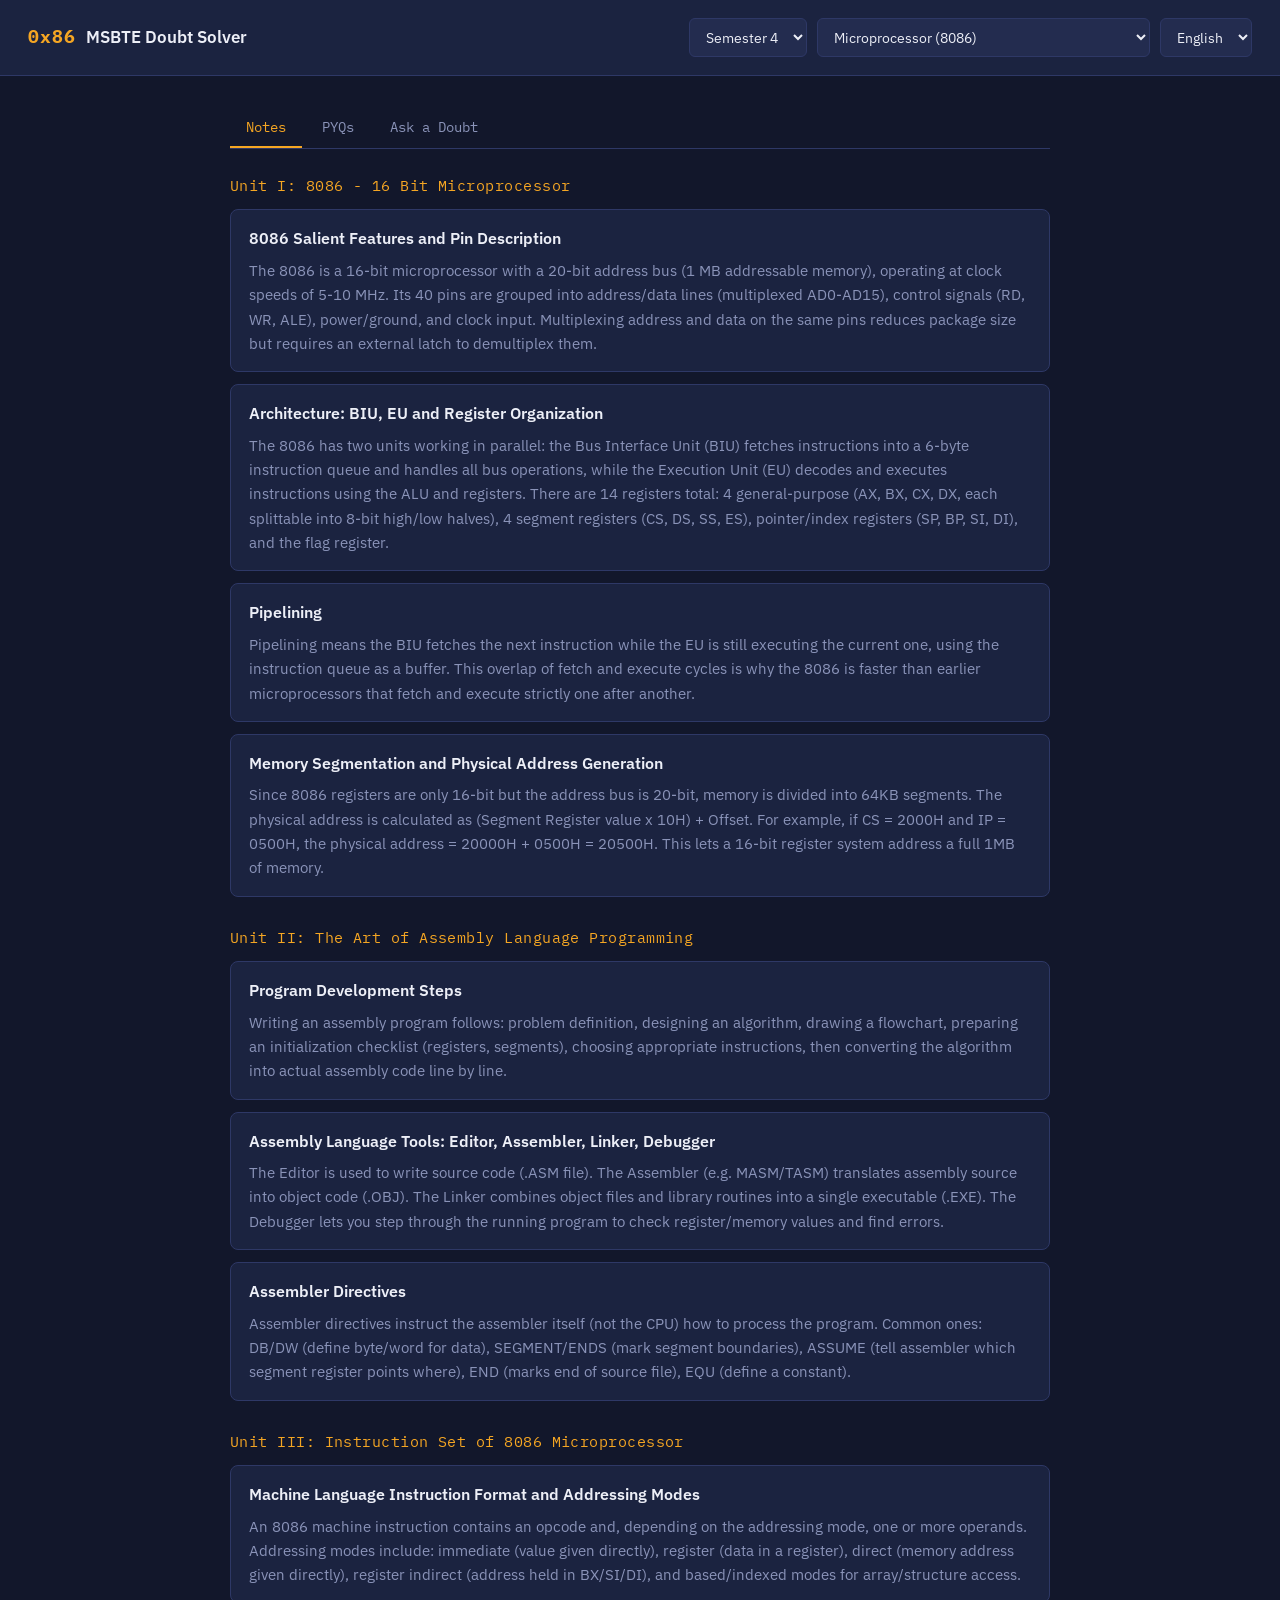
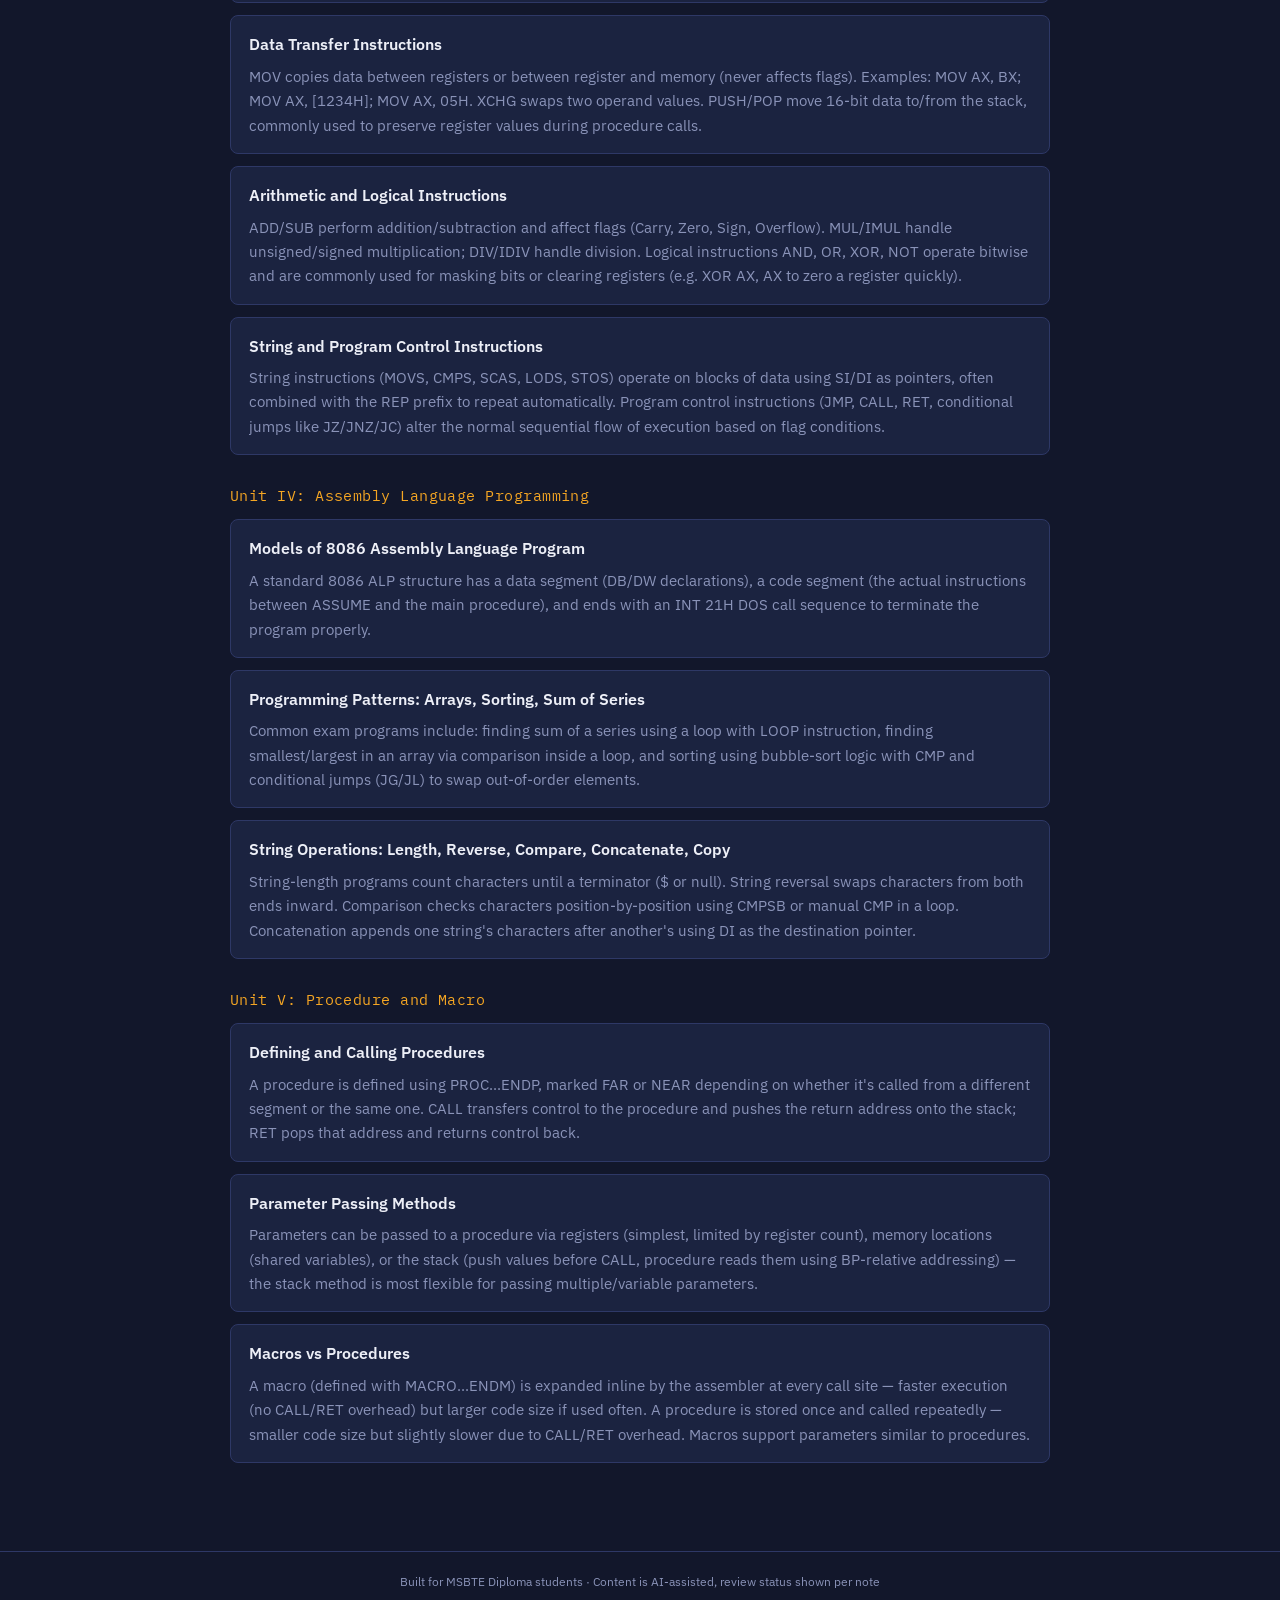
<file: index.html>
<!DOCTYPE html>
<html lang="en">
<head>
<meta charset="UTF-8">
<meta name="viewport" content="width=device-width, initial-scale=1.0">
<title>MSBTE Doubt Solver</title>
<link rel="preconnect" href="https://fonts.googleapis.com">
<link href="https://fonts.googleapis.com/css2?family=IBM+Plex+Mono:wght@500;600;700&family=IBM+Plex+Sans:wght@400;500;600&family=Noto+Sans+Devanagari:wght@400;500;600&display=swap" rel="stylesheet">
<link rel="stylesheet" href="style.css">
</head>
<body>

<header class="topbar">
  <div class="brand">
    <span class="brand-mark">0x86</span>
    <span class="brand-name">MSBTE Doubt Solver</span>
  </div>
  <div class="controls">
    <select id="semesterSelect" class="control"></select>
    <select id="subjectSelect" class="control"></select>
    <select id="langSelect" class="control">
      <option value="en">English</option>
      <option value="hi">हिन्दी</option>
      <option value="mr">मराठी</option>
    </select>
  </div>
</header>

<main id="mainArea">

  <section id="comingSoon" class="coming-soon hidden">
    <div class="stamp">COMING SOON</div>
    <h2 id="comingSoonSubject">Subject not yet available</h2>
    <p>This subject hasn't been added yet. Content is built subject-by-subject, starting with the ones students ask for most.</p>
    <button id="voteBtn" class="btn-outline">Vote for this subject</button>
    <p id="voteCount" class="vote-count"></p>
  </section>

  <section id="subjectArea" class="subject-area hidden">
    <nav class="tabs">
      <button class="tab active" data-tab="notes">Notes</button>
      <button class="tab" data-tab="pyq">PYQs</button>
      <button class="tab" data-tab="chat">Ask a Doubt</button>
    </nav>

    <div id="tab-notes" class="tab-panel active">
      <div id="notesList"></div>
    </div>

    <div id="tab-pyq" class="tab-panel">
      <div id="pyqList"></div>
    </div>

    <div id="tab-chat" class="tab-panel">
      <div class="chat-setup">
        <label for="apiKeyInput">Gemini API key</label>
        <input type="password" id="apiKeyInput" placeholder="Paste your Gemini API key">
        <button id="saveKeyBtn" class="btn-outline">Save</button>
        <p class="hint">Stored only in this browser (localStorage), never sent anywhere except directly to Google's Gemini API.</p>
      </div>
      <div id="chatWindow" class="chat-window"></div>
      <div class="chat-input-row">
        <input type="text" id="chatInput" placeholder="Ask a doubt about this subject...">
        <button id="sendChatBtn" class="btn-solid">Send</button>
      </div>
    </div>
  </section>

</main>

<footer class="footer">
  <span>Built for MSBTE Diploma students · Content is AI-assisted, review status shown per note</span>
</footer>

<script src="app.js"></script>
</body>
</html>
</file>
<file: style.css>
:root {
  --bg: #12172B;
  --surface: #1B2340;
  --surface-2: #232C4F;
  --amber: #F5A623;
  --teal: #2DD4BF;
  --text: #EDEFF7;
  --text-muted: #8A93B8;
  --border: #2E3866;
  --font-display: 'IBM Plex Mono', monospace;
  --font-body: 'IBM Plex Sans', 'Noto Sans Devanagari', sans-serif;
}

* { box-sizing: border-box; }

body {
  margin: 0;
  background: var(--bg);
  color: var(--text);
  font-family: var(--font-body);
  line-height: 1.6;
}

.topbar {
  display: flex;
  justify-content: space-between;
  align-items: center;
  flex-wrap: wrap;
  gap: 12px;
  padding: 18px 28px;
  border-bottom: 1px solid var(--border);
  background: var(--surface);
}

.brand { display: flex; align-items: baseline; gap: 10px; }
.brand-mark {
  font-family: var(--font-display);
  font-weight: 700;
  color: var(--amber);
  font-size: 1.1rem;
  letter-spacing: 0.05em;
}
.brand-name { font-weight: 600; font-size: 1.05rem; }

.controls { display: flex; gap: 10px; flex-wrap: wrap; }

.control {
  background: var(--surface-2);
  color: var(--text);
  border: 1px solid var(--border);
  border-radius: 6px;
  padding: 8px 12px;
  font-family: var(--font-body);
  font-size: 0.9rem;
}

main { max-width: 860px; margin: 0 auto; padding: 32px 20px 60px; }

.hidden { display: none !important; }

/* Coming soon */
.coming-soon {
  text-align: center;
  padding: 60px 20px;
  border: 1px dashed var(--border);
  border-radius: 12px;
  background: var(--surface);
}
.stamp {
  display: inline-block;
  font-family: var(--font-display);
  font-weight: 700;
  color: var(--amber);
  border: 2px solid var(--amber);
  border-radius: 4px;
  padding: 6px 16px;
  transform: rotate(-4deg);
  letter-spacing: 0.08em;
  margin-bottom: 18px;
}
.coming-soon h2 { margin: 0 0 8px; }
.coming-soon p { color: var(--text-muted); max-width: 460px; margin: 0 auto 20px; }
.vote-count { color: var(--teal); font-family: var(--font-display); font-size: 0.85rem; }

/* Tabs */
.tabs { display: flex; gap: 4px; border-bottom: 1px solid var(--border); margin-bottom: 24px; }
.tab {
  background: none;
  border: none;
  color: var(--text-muted);
  font-family: var(--font-display);
  font-size: 0.85rem;
  padding: 10px 16px;
  cursor: pointer;
  border-bottom: 2px solid transparent;
}
.tab.active { color: var(--amber); border-bottom-color: var(--amber); }
.tab-panel { display: none; }
.tab-panel.active { display: block; }

/* Notes / PYQ */
.chapter-block { margin-bottom: 28px; }
.chapter-title {
  font-family: var(--font-display);
  color: var(--amber);
  font-size: 0.95rem;
  margin-bottom: 12px;
  letter-spacing: 0.03em;
}
.note-card, .pyq-card {
  background: var(--surface);
  border: 1px solid var(--border);
  border-radius: 8px;
  padding: 16px 18px;
  margin-bottom: 12px;
}
.note-topic { font-weight: 600; margin-bottom: 6px; }
.note-content { color: var(--text-muted); font-size: 0.95rem; }
.review-flag {
  display: inline-block;
  font-family: var(--font-display);
  font-size: 0.7rem;
  color: var(--bg);
  background: var(--amber);
  border-radius: 3px;
  padding: 2px 6px;
  margin-left: 8px;
  vertical-align: middle;
}
.pyq-year {
  font-family: var(--font-display);
  color: var(--teal);
  font-size: 0.8rem;
  margin-right: 10px;
}

/* Chat */
.chat-setup {
  background: var(--surface);
  border: 1px solid var(--border);
  border-radius: 8px;
  padding: 14px 16px;
  margin-bottom: 16px;
  display: flex;
  flex-wrap: wrap;
  align-items: center;
  gap: 10px;
}
.chat-setup label { font-size: 0.85rem; color: var(--text-muted); }
.chat-setup input {
  flex: 1;
  min-width: 200px;
  background: var(--surface-2);
  border: 1px solid var(--border);
  border-radius: 6px;
  padding: 8px 10px;
  color: var(--text);
}
.hint { width: 100%; font-size: 0.75rem; color: var(--text-muted); margin: 4px 0 0; }

.chat-window {
  min-height: 240px;
  max-height: 420px;
  overflow-y: auto;
  border: 1px solid var(--border);
  border-radius: 8px;
  padding: 16px;
  background: var(--surface);
  margin-bottom: 12px;
}
.chat-msg { margin-bottom: 14px; }
.chat-msg.user { text-align: right; }
.chat-bubble {
  display: inline-block;
  padding: 10px 14px;
  border-radius: 8px;
  max-width: 80%;
  font-size: 0.92rem;
}
.chat-msg.user .chat-bubble { background: var(--amber); color: var(--bg); }
.chat-msg.bot .chat-bubble { background: var(--surface-2); color: var(--text); }

.chat-input-row { display: flex; gap: 8px; }
.chat-input-row input {
  flex: 1;
  background: var(--surface-2);
  border: 1px solid var(--border);
  border-radius: 6px;
  padding: 10px 12px;
  color: var(--text);
}

.btn-solid {
  background: var(--amber);
  color: var(--bg);
  border: none;
  border-radius: 6px;
  padding: 9px 16px;
  font-weight: 600;
  cursor: pointer;
}
.btn-outline {
  background: none;
  border: 1px solid var(--amber);
  color: var(--amber);
  border-radius: 6px;
  padding: 9px 16px;
  font-weight: 600;
  cursor: pointer;
}

.footer {
  text-align: center;
  color: var(--text-muted);
  font-size: 0.75rem;
  padding: 20px;
  border-top: 1px solid var(--border);
}

@media (max-width: 600px) {
  .topbar { flex-direction: column; align-items: flex-start; }
  .controls { width: 100%; }
  .control { flex: 1; }
}
</file>
